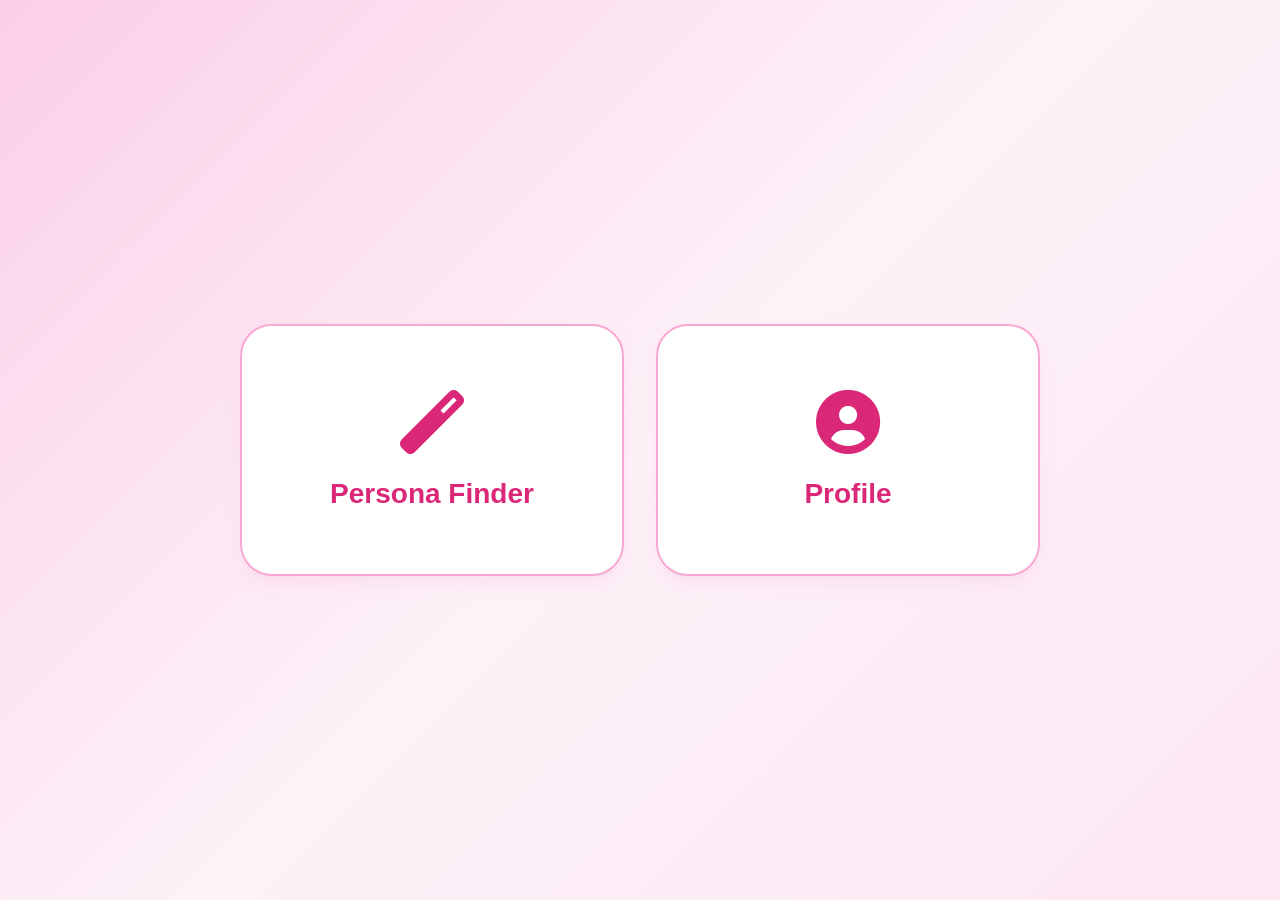
<file: index.html>
<!DOCTYPE html>
<html lang="id">
<head>
    <meta charset="UTF-8">
    <meta name="viewport" content="width=device-width, initial-scale=1.0">
       <title>Lovien Najla Dhafiyah Website</title>
        <link rel="icon" type="image/jpg" sizes="16x16" href="img/logo.jpg">
    <link href="https://cdnjs.cloudflare.com/ajax/libs/font-awesome/6.0.0/css/all.min.css" rel="stylesheet">
     <link rel="stylesheet" href="styles.css">
</head>
<body style="background-color: #fce7f3; margin: 0; min-height: 100vh; display: flex; align-items: center; justify-content: center; padding: 2rem; box-sizing: border-box;">

    <div class="quick-nav">
        <a href="finder.html" class="nav-btn-large nav-btn-primary">
            <i class="fas fa-magic"></i>
            <span>Persona Finder</span>
        </a>
        
        <a href="linktree.html" class="nav-btn-large nav-btn-secondary">
            <i class="fas fa-user-circle"></i>
            <span>Profile</span>
        </a>
    </div>

</body>
</html>
</file>
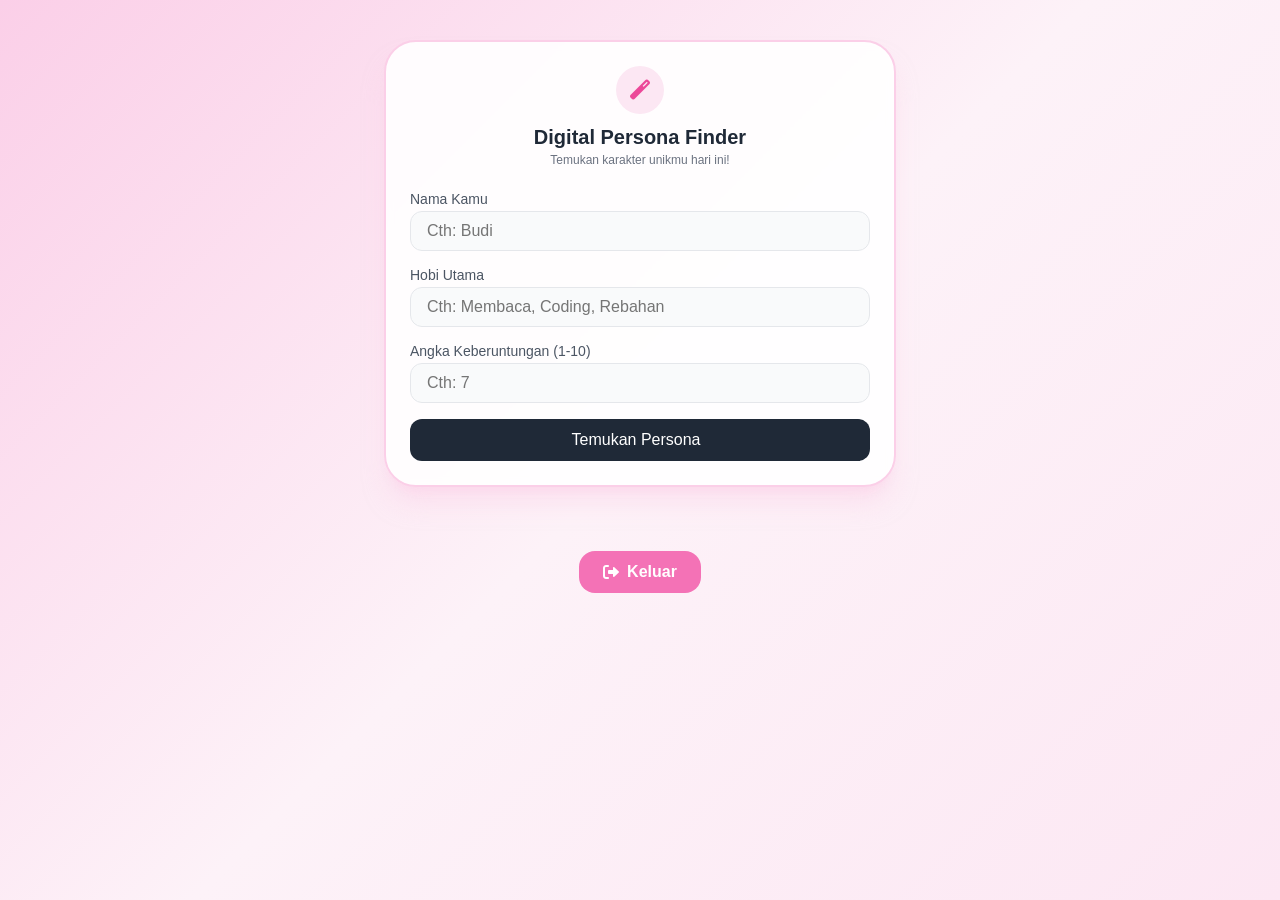
<file: finder.html>
<!DOCTYPE html>
<html lang="id">
<head>
    <meta charset="UTF-8">
    <meta name="viewport" content="width=device-width, initial-scale=1.0">
    <title>Persona Finder</title>
    <link rel="icon" type="image/jpg" sizes="16x16" href="img/logo.jpg">
    <link href="https://cdnjs.cloudflare.com/ajax/libs/font-awesome/6.0.0/css/all.min.css" rel="stylesheet">

    <!-- CSS -->
    <link rel="stylesheet" href="styles.css">
</head>
<body>

    <main class="container">

        <section class="card">
            <div class="header-persona">
                <div class="icon-magic">
                    <i class="fas fa-magic"></i>
                </div>
                <h2>Digital Persona Finder</h2>
                <p>Temukan karakter unikmu hari ini!</p>
            </div>

            <form id="persona-form">
                <div class="form-group">
                    <label for="nama">Nama Kamu</label>
                    <input type="text" id="nama" class="form-control" required placeholder="Cth: Budi">
                </div>
                <div class="form-group">
                    <label for="hobi">Hobi Utama</label>
                    <input type="text" id="hobi" class="form-control" required placeholder="Cth: Membaca, Coding, Rebahan">
                </div>
                <div class="form-group">
                    <label for="angka">Angka Keberuntungan (1-10)</label>
                    <input type="number" id="angka" class="form-control" required min="1" max="10" placeholder="Cth: 7">
                </div>
                <button type="submit" class="btn-submit">
                    <span>Temukan Persona</span>
                    <i class="fas fa-sparkles"></i>
                </button>
            </form>

            <div id="result-container">
                <p class="result-subtitle">Hasil Persona Kamu</p>
                <h3 id="result-title" class="result-title"></h3>
                <p id="result-desc" class="result-desc"></p>
            </div>
        </section>
        
         <div class="exit-container">
            <a href="index.html" class="exit-btn">
                <i class="fas fa-sign-out-alt"></i>
                <span>Keluar</span>
            </a>
        </div>

    </main>

    <!-- JS -->
    <script src="script.js"></script>
</body>
</html>
</file>
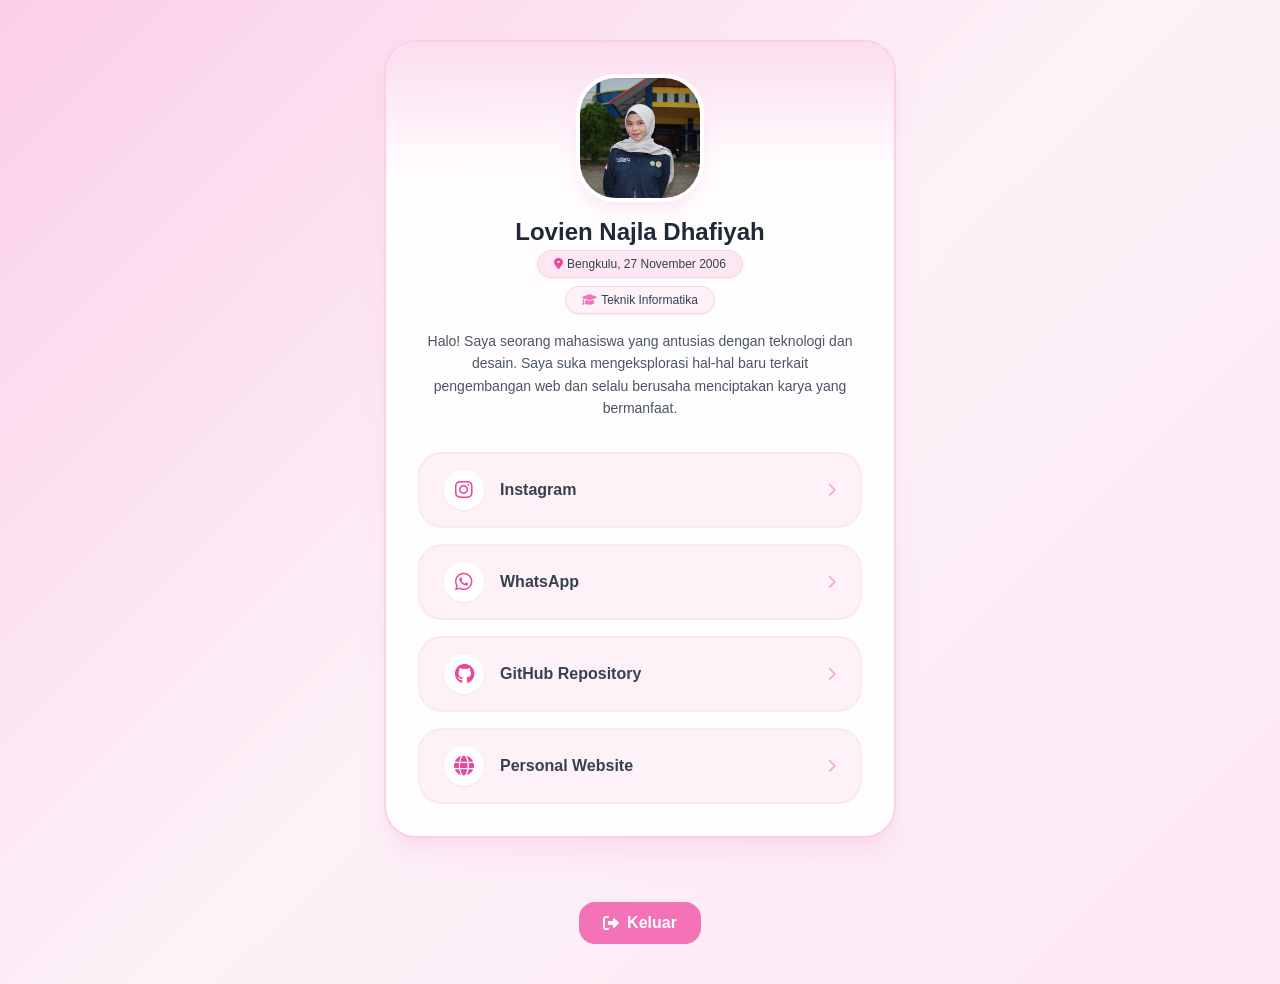
<file: linktree.html>
<!DOCTYPE html>
<html lang="id">
<head>
    <meta charset="UTF-8">
    <meta name="viewport" content="width=device-width, initial-scale=1.0">
    <title>Linktree Lovien</title>
    <link rel="icon" type="image/jpg" sizes="16x16" href="img/logo.jpg">
    <link href="https://cdnjs.cloudflare.com/ajax/libs/font-awesome/6.0.0/css/all.min.css" rel="stylesheet">

    <!-- CSS -->
    <link rel="stylesheet" href="styles.css">
</head>
<body>

    <main class="container">

        <section class="card card-profile">
            <div class="card-deco"></div>
            
            <div class="card-content">
                <img src="img/Lovien.jpeg" 
                     alt="Profile Photo" 
                     class="profile-img">
                
                <h1 class="profile-name">Lovien Najla Dhafiyah</h1>
                
                <div class="badges-container">
                    <span class="badge badge-primary">
                        <i class="fas fa-map-marker-alt" style="color: var(--pink-500)"></i> Bengkulu, 27 November 2006
                    </span>
                    <span class="badge badge-secondary">
                        <i class="fas fa-graduation-cap" style="color: var(--pink-400)"></i> Teknik Informatika
                    </span>
                </div>
                
                <p class="profile-bio">
                    Halo! Saya seorang mahasiswa yang antusias dengan teknologi dan desain. Saya suka mengeksplorasi hal-hal baru terkait pengembangan web dan selalu berusaha menciptakan karya yang bermanfaat.
                </p>

                <div class="link-container">
                    <a href="https://www.instagram.com/nnaajllaa_" class="link-btn">
                        <div class="link-content">
                            <div class="link-icon-box">
                                <i class="fab fa-instagram"></i>
                            </div>
                            <span class="link-text">Instagram</span>
                        </div>
                        <i class="fas fa-chevron-right link-chevron"></i>
                    </a>

                    <a href="https://wa.me/6281234567890" class="link-btn">
                        <div class="link-content">
                            <div class="link-icon-box">
                                <i class="fab fa-whatsapp"></i>
                            </div>
                            <span class="link-text">WhatsApp</span>
                        </div>
                        <i class="fas fa-chevron-right link-chevron"></i>
                    </a>

                    <a href="https://github.com/lo0vien" class="link-btn">
                        <div class="link-content">
                            <div class="link-icon-box">
                                <i class="fab fa-github"></i>
                            </div>
                            <span class="link-text">GitHub Repository</span>
                        </div>
                        <i class="fas fa-chevron-right link-chevron"></i>
                    </a>

                    <a href="https://lo0vien.github.io/Web-Profil-Diri-Proyek-Pemrograman-Web-Ke-1-/" class="link-btn">
                        <div class="link-content">
                            <div class="link-icon-box">
                                <i class="fas fa-globe"></i>
                            </div>
                            <span class="link-text">Personal Website</span>
                        </div>
                        <i class="fas fa-chevron-right link-chevron"></i>
                    </a>
                </div>
            </div>
        </section>
        <div class="exit-container">
            <a href="index.html" class="exit-btn">
                <i class="fas fa-sign-out-alt"></i>
                <span>Keluar</span>
            </a>
        </div>
    </main>

    <!-- JS -->
    <script src="script.js"></script>
</body>
</html>
</file>
<file: styles.css>
:root {
    --pink-50: #fdf2f8;
    --pink-100: #fce7f3;
    --pink-200: #fbcfe8;
    --pink-300: #f9a8d4;
    --pink-400: #f472b6;
    --pink-500: #ec4899;
    --pink-600: #db2777;
    --pink-700: #be185d;
    --pink-800: #9d174d;

    --gray-50: #f9fafb;
    --gray-100: #f3f4f6;
    --gray-200: #e5e7eb;
    --gray-300: #d1d5db;
    --gray-400: #9ca3af;
    --gray-500: #6b7280;
    --gray-600: #4b5563;
    --gray-700: #374151;
    --gray-800: #1f2937;
}

* {
    box-sizing: border-box;
    margin: 0;
    padding: 0;
}

body {
    font-family: -apple-system, BlinkMacSystemFont, "Segoe UI", Roboto, Helvetica, Arial, sans-serif;
    background: linear-gradient(135deg, var(--pink-200), var(--pink-50), var(--pink-100));
    color: var(--gray-800);
    min-height: 100vh;
    padding: 2.5rem 1rem;
    -webkit-font-smoothing: antialiased;
}

::selection {
    background-color: var(--pink-300);
    color: white;
}

/* Custom Scrollbar */
::-webkit-scrollbar { width: 8px; }
::-webkit-scrollbar-track { background: var(--pink-50); }
::-webkit-scrollbar-thumb { background: var(--pink-200); border-radius: 4px; }

.container {
    max-width: 32rem;
    margin: 0 auto;
    display: flex;
    flex-direction: column;
    gap: 2rem;
}

.card {
    background-color: rgba(255, 255, 255, 0.9);
    backdrop-filter: blur(4px);
    border-radius: 2rem;
    padding: 1.5rem;
    box-shadow: 0 20px 25px -5px rgba(251, 207, 232, 0.5), 0 8px 10px -6px rgba(251, 207, 232, 0.5);
    border: 2px solid var(--pink-200);
    position: relative;
    overflow: hidden;
}

.card-profile {
    padding: 2rem;
    text-align: center;
}

.card-deco {
    position: absolute;
    top: 0;
    left: 0;
    width: 100%;
    height: 8rem;
    background: linear-gradient(to bottom, rgba(251, 207, 232, 0.7), transparent);
    z-index: 0;
}

.card-content {
    position: relative;
    z-index: 10;
}

.header-persona {
    text-center: center;
    margin-bottom: 1.5rem;
    display: flex;
    flex-direction: column;
    align-items: center;
}

.icon-magic {
    width: 3rem;
    height: 3rem;
    background-color: var(--pink-100);
    color: var(--pink-500);
    border-radius: 50%;
    display: flex;
    align-items: center;
    justify-content: center;
    font-size: 1.25rem;
    margin-bottom: 0.75rem;
}

.header-persona h2 { font-size: 1.25rem; font-weight: bold; color: var(--gray-800); }
.header-persona p { font-size: 0.75rem; color: var(--gray-500); margin-top: 0.25rem; }

.form-group { margin-bottom: 1rem; }
.form-group label {
    display: block;
    font-size: 0.875rem;
    font-weight: 500;
    color: var(--gray-600);
    margin-bottom: 0.25rem;
}
.form-control {
    width: 100%;
    padding: 0.625rem 1rem;
    background-color: var(--gray-50);
    border: 1px solid var(--gray-200);
    border-radius: 0.75rem;
    font-size: 1rem;
    outline: none;
    transition: all 0.2s;
    color: var(--gray-800);
}
.form-control:focus {
    border-color: var(--pink-300);
    box-shadow: 0 0 0 2px var(--pink-100);
}

.btn-submit {
    width: 100%;
    padding: 0.75rem;
    background-color: var(--gray-800);
    color: white;
    border: none;
    border-radius: 0.75rem;
    font-weight: 500;
    font-size: 1rem;
    cursor: pointer;
    transition: background-color 0.2s;
    display: flex;
    justify-content: center;
    align-items: center;
    gap: 0.5rem;
    margin-top: 0.5rem;
}
.btn-submit:hover { background-color: var(--gray-700); }
.btn-submit i { color: var(--pink-300); }

#result-container {
    background-color: var(--pink-100);
    border: 2px solid var(--pink-200);
    border-radius: 0.75rem;
    padding: 1rem;
    text-align: center;
    transition: all 0.4s ease-in-out;
    max-height: 0;
    opacity: 0;
    overflow: hidden;
    margin-top: 0;
    padding-top: 0;
    padding-bottom: 0;
    border-width: 0;
}
#result-container.show {
    max-height: 250px;
    opacity: 1;
    margin-top: 1rem;
    padding: 1rem;
    border-width: 2px;
}
.result-subtitle { font-size: 0.75rem; color: var(--pink-500); font-weight: bold; text-transform: uppercase; letter-spacing: 0.05em; margin-bottom: 0.25rem; }
.result-title { font-size: 1.125rem; font-weight: bold; color: var(--gray-800); margin-bottom: 0.5rem; }
.result-desc { font-size: 0.875rem; color: var(--gray-700); line-height: 1.6; }

.profile-img {
    width: 8rem;
    height: 8rem;
    margin: 0 auto;
    border-radius: 2.5rem;
    border: 4px solid white;
    box-shadow: 0 10px 15px -3px rgba(251, 207, 232, 0.5);
    object-fit: cover;
    margin-bottom: 1rem;
    display: block;
}

.profile-name { font-size: 1.5rem; font-weight: bold; color: var(--gray-800); margin-bottom: 0.25rem; }

.badges-container {
    display: flex;
    flex-direction: column;
    align-items: center;
    gap: 0.5rem;
    margin-bottom: 1rem;
}

.badge {
    display: flex;
    align-items: center;
    gap: 0.25rem;
    padding: 0.375rem 1rem;
    border-radius: 9999px;
    font-size: 0.75rem;
    font-weight: 500;
    color: var(--gray-700);
    box-shadow: 0 1px 2px 0 rgba(0, 0, 0, 0.05);
}
.badge-primary { background-color: var(--pink-100); border: 1px solid var(--pink-200); }
.badge-secondary { background-color: var(--pink-50); border: 1px solid var(--pink-200); }

.profile-bio {
    color: var(--gray-600);
    font-size: 0.875rem;
    line-height: 1.6;
    margin-bottom: 2rem;
    padding: 0 0.5rem;
}

.link-container {
    display: flex;
    flex-direction: column;
    gap: 1rem;
}

.link-btn {
    display: flex;
    align-items: center;
    justify-content: space-between;
    width: 100%;
    padding: 1rem 1.5rem;
    background-color: var(--pink-50);
    border: 2px solid var(--pink-100);
    border-radius: 1.5rem;
    text-decoration: none;
    transition: all 0.3s ease;
}

.link-btn:hover {
    background-color: var(--pink-100);
    border-color: var(--pink-300);
    box-shadow: 0 4px 6px -1px rgba(0, 0, 0, 0.1);
    transform: translateY(-2px);
}

.link-content {
    display: flex;
    align-items: center;
    gap: 1rem;
}

.link-icon-box {
    width: 2.5rem;
    height: 2.5rem;
    border-radius: 50%;
    background-color: white;
    display: flex;
    align-items: center;
    justify-content: center;
    color: var(--pink-500);
    font-size: 1.25rem;
    box-shadow: 0 1px 2px 0 rgba(0, 0, 0, 0.05);
    transition: transform 0.3s ease;
}

.link-btn:hover .link-icon-box { transform: scale(1.1); }

.link-text {
    font-weight: bold;
    color: var(--gray-700);
    transition: color 0.3s ease;
}

.link-btn:hover .link-text { color: var(--pink-700); }

.link-chevron {
    font-size: 0.875rem;
    color: var(--pink-300);
    transition: all 0.3s ease;
}

.link-btn:hover .link-chevron {
    color: var(--pink-500);
    transform: translateX(4px);
}

.quick-nav {
    display: flex;
    gap: 2rem;
    width: 100%;
    max-width: 800px;
    margin: 0;
}

.nav-btn-large {
    flex: 1;
    display: flex;
    flex-direction: column;
    align-items: center;
    justify-content: center;
    gap: 1.5rem;
    padding: 4rem 2rem;
    border-radius: 2rem;
    text-decoration: none;
    font-weight: bold;
    text-align: center;
    font-family: -apple-system, BlinkMacSystemFont, "Segoe UI", Roboto, sans-serif;
    transition: all 0.3s ease;
    cursor: pointer;
}

.nav-btn-large span {
    font-size: 1.75rem;
}

.nav-btn-large i {
    font-size: 4rem;
}

.nav-btn-primary {
    background-color: white;
    color: var(--pink-600);
    border: 2px solid var(--pink-300);
    box-shadow: 0 10px 15px -3px rgba(251, 207, 232, 0.5);
}

.nav-btn-primary:hover {
    background-color: var(--pink-800);
    border-color: var(--pink-800);
    color: white;
    transform: translateY(-8px);
    box-shadow: 0 15px 20px -3px rgba(157, 23, 77, 0.5);
}

.nav-btn-secondary {
    background-color: white;
    color: var(--pink-600);
    border: 2px solid var(--pink-300);
    box-shadow: 0 10px 15px -3px rgba(251, 207, 232, 0.5);
}

.nav-btn-secondary:hover {
    background-color: var(--pink-800);
    border-color: var(--pink-800);
    color: white;
    transform: translateY(-8px);
    box-shadow: 0 15px 20px -3px rgba(157, 23, 77, 0.5);
}


.exit-container {
    margin-top: 2rem;
    text-align: center;
}

.exit-btn {
    display: inline-flex;
    align-items: center;
    gap: 0.5rem;
    padding: 0.75rem 1.5rem;
    border-radius: 1rem;
    text-decoration: none;
    font-weight: 600;
    color: white;
    background-color: var(--pink-400);
    transition: all 0.3s ease;
}

.exit-btn:hover {
    background-color: var(--pink-600);
    transform: translateY(-2px);
}

@media (max-width: 600px) {
    .quick-nav {
        flex-direction: column;
    }
}
</file>
